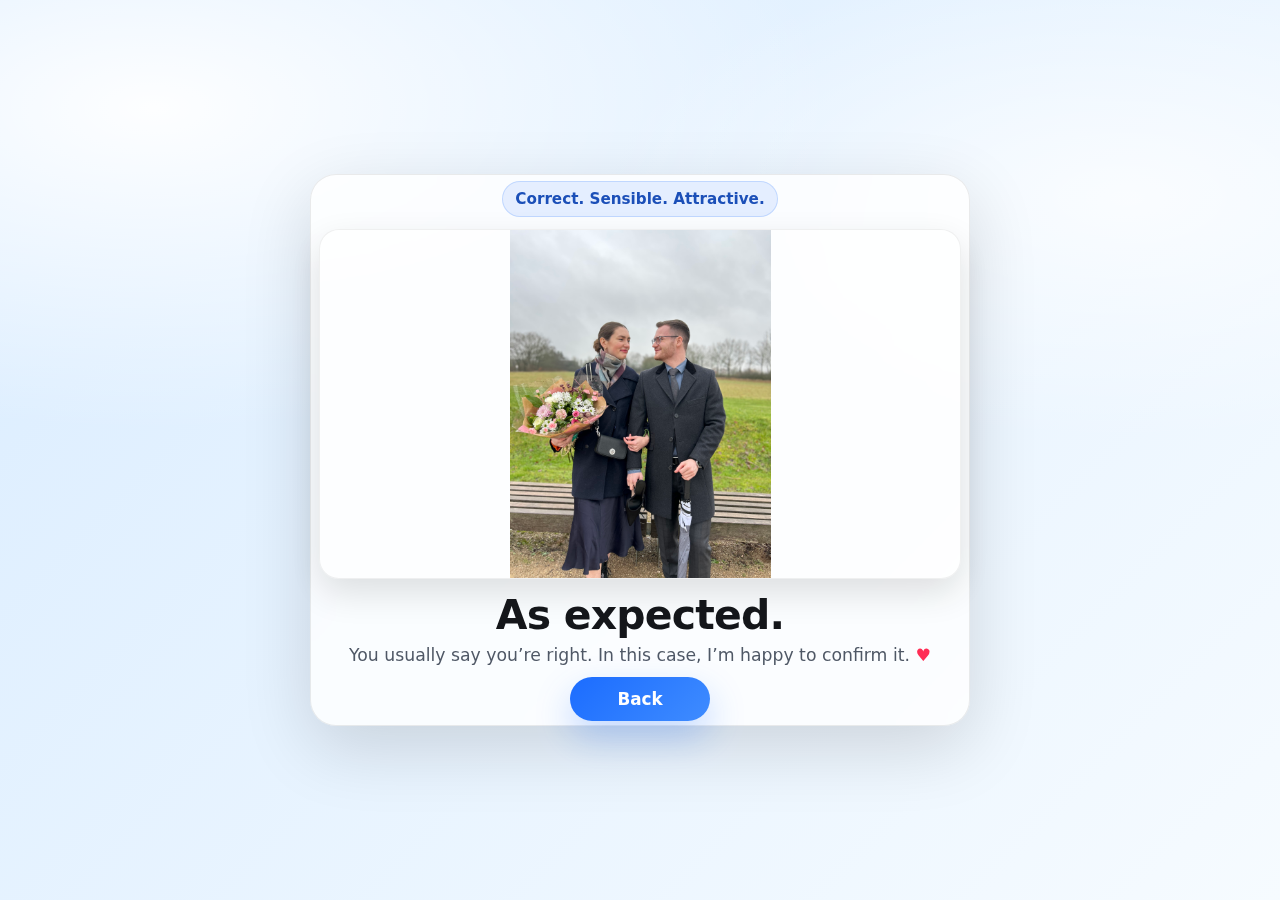
<file: yes.html>
<!doctype html>
<html lang="en">
<head>
  <meta charset="UTF-8" />
  <meta name="viewport" content="width=device-width, initial-scale=1.0" />
  <title>Approved</title>
  <link rel="stylesheet" href="style.css" />
</head>
<body>
  <div class="hearts" aria-hidden="true" id="hearts"></div>

  <div class="wrap">
    <main class="card yay">
      <div class="header">
        <div class="badge">Correct. Sensible. Attractive.</div>
      </div>

      <!-- Put your yes-page photo in the folder as yes.jpg -->
      <img class="photo" src="yes.jpeg" alt="Photo" />

      <h1 class="big">As expected.</h1>
<p class="note">
  You usually say you’re right.  
  In this case, I’m happy to confirm it.
  <span class="heart-red">♥</span>
</p>
      <a class="btn yes" href="index.html">Back</a>
    </main>
  </div>

  <script>
    // Keep the same subtle hearts
    const container = document.getElementById("hearts");
    function spawnHeart(){
      const s = document.createElement("span");
      s.className = "heart";
      s.textContent = "♥";
      const left = Math.random() * 100;
      const dur = 7 + Math.random() * 8;
      const size = 16 + Math.random() * 20;
      s.style.left = left + "vw";
      s.style.fontSize = size + "px";
      s.style.animationDuration = dur + "s";
      s.style.setProperty("--drift", (Math.random()*120 - 60) + "px");
      s.style.setProperty("--rot", (Math.random()*50 - 25) + "deg");
      container.appendChild(s);
      setTimeout(() => s.remove(), dur * 1000);
    }
    for(let i=0;i<10;i++) setTimeout(spawnHeart, i*260);
    setInterval(spawnHeart, 800);
  </script>
</body>
</html>
</file>
<file: style.css>
:root{
  --bg1:#d9ecff;   /* soft blue */
  --bg2:#f6fbff;   /* near-white blue */
  --card: rgba(255,255,255,.78);
  --text:#14161a;
  --muted:#4f5866;
  --line: rgba(0,0,0,.08);
  --shadow: 0 22px 70px rgba(0,0,0,.14);

  --yes1:#1b6cff;
  --yes2:#3f8cff;
  --no:#15181f;

  --heart:#ff2d55; /* red for the single heart */
}

*{ box-sizing:border-box; }
html,body{ height:100%; }

body{
  margin:0;
  font-family: ui-rounded, system-ui, -apple-system, Segoe UI, Roboto, Arial, sans-serif;
  color:var(--text);
  overflow-x:hidden;
  background:
    radial-gradient(1100px 520px at 12% 12%, rgba(255,255,255,.95), transparent 62%),
    radial-gradient(900px 420px at 88% 22%, rgba(255,255,255,.75), transparent 58%),
    linear-gradient(135deg, var(--bg1), var(--bg2));
}

/* Floating hearts background (subtle) */
.hearts{
  position:fixed;
  inset:0;
  pointer-events:none;
  overflow:hidden;
  z-index:0;
}
.heart{
  position:absolute;
  bottom:-80px;
  font-size:18px;
  opacity:.18;
  animation: floatUp linear infinite;
  filter: blur(.2px);
}
@keyframes floatUp{
  to{
    transform: translateY(-110vh) translateX(var(--drift, 0px)) rotate(var(--rot, 0deg));
    opacity:0;
  }
}

.wrap{
  min-height:100%;
  display:grid;
  place-items:center;
  padding: 28px 14px;
  position:relative;
  z-index:1;
}

.card{
  width:min(660px, 94vw);
  background:var(--card);
  backdrop-filter: blur(10px);
  border: 1px solid var(--line);
  border-radius: 26px;
  box-shadow: var(--shadow);
  padding: 18px 18px 22px;
}

.badge{
  display:inline-flex;
  align-items:center;
  padding: 8px 12px;
  border-radius:999px;
  background: rgba(27,108,255,.10);
  border: 1px solid rgba(27,108,255,.18);
  color: #1b4fb8;
  font-weight:650;
  font-size:.95rem;
}

.header{
  display:flex;
  justify-content:center;
  margin-bottom:12px;
}

.photo{
  width:100%;
  height: 350px;
  object-fit: contain;     
  object-position: center;
  background: rgba(255,255,255,.55);
  border-radius: 20px;
  box-shadow: 0 14px 35px rgba(0,0,0,.12);
  border: 1px solid rgba(0,0,0,.06);
}

h1{
  font-size: clamp(1.75rem, 2.6vw, 2.35rem);
  margin: 12px 0 4px;
  letter-spacing: -.02em;
}

.subtitle{
  margin:0;
  color:var(--muted);
  font-size: 1.08rem;
  line-height: 1.4;
}

.hint{
  margin: 10px 0 0;
  color: rgba(0,0,0,.52);
  font-size:.95rem;
}

.controls{
  margin-top: 16px;
  display:flex;
  gap: 12px;
  justify-content:center;
  flex-wrap:wrap;
  position: relative;
  min-height: 72px;
}

.btn{
  border:0;
  cursor:pointer;
  padding: 12px 18px;
  border-radius: 999px;
  font-size: 1.05rem;
  font-weight: 700;
  text-decoration:none;
  display:inline-flex;
  align-items:center;
  justify-content:center;
  min-width: 140px;
  transition: transform .12s ease, box-shadow .12s ease, filter .12s ease;
  user-select:none;
}

.btn:active{ transform: translateY(1px) scale(.99); }

.btn.yes{
  color:white;
  background: linear-gradient(135deg, var(--yes1), var(--yes2));
  box-shadow: 0 16px 36px rgba(27,108,255,.26);
}
.btn.yes:hover{
  filter: brightness(1.02);
  box-shadow: 0 18px 42px rgba(27,108,255,.32);
}

.btn.no{
  color:white;
  background: rgba(21,24,31,.94);
  box-shadow: 0 16px 36px rgba(0,0,0,.22);
}
.btn.no:hover{ filter: brightness(1.03); }

.count{
  margin-top: 12px;
  text-align:center;
  color: rgba(0,0,0,.52);
  font-size: .95rem;
}

/* Yes page */
.yay{
  text-align:center;
  padding: 6px 8px 4px;
}
.big{
  font-size: clamp(2.0rem, 3.2vw, 2.8rem);
  margin: 8px 0 6px;
}
.note{
  color: var(--muted);
  font-size: 1.08rem;
  margin: 0 0 12px;
}
.heart-red{
  color: var(--heart);
  font-weight: 800;
}

/* Mobile */
@media (max-width: 520px){
  .photo{ height: 285px; }
  .btn{ min-width: 150px; }
}
</file>
